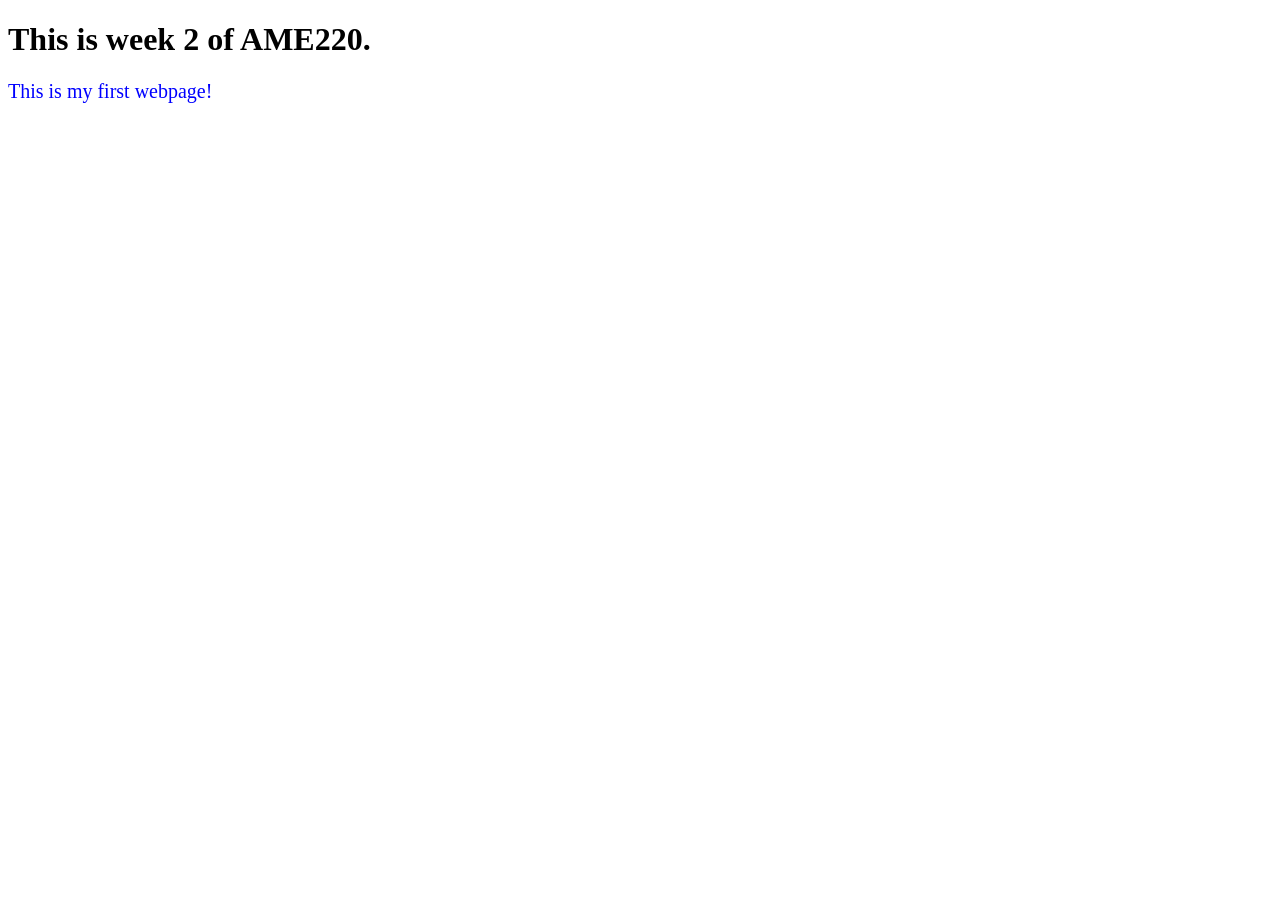
<file: Week2/index.html>
<!DOCTYPE html>
<html>
    <head>
        <title>
            Week 2
        </title>
    </head>
    <body>
        <h1>
            This is week 2 of AME220.
        </h1>
        <p style="color:blue; font-size: 20px">
            This is my first webpage!
        </p>
    </body>
</html>
</file>
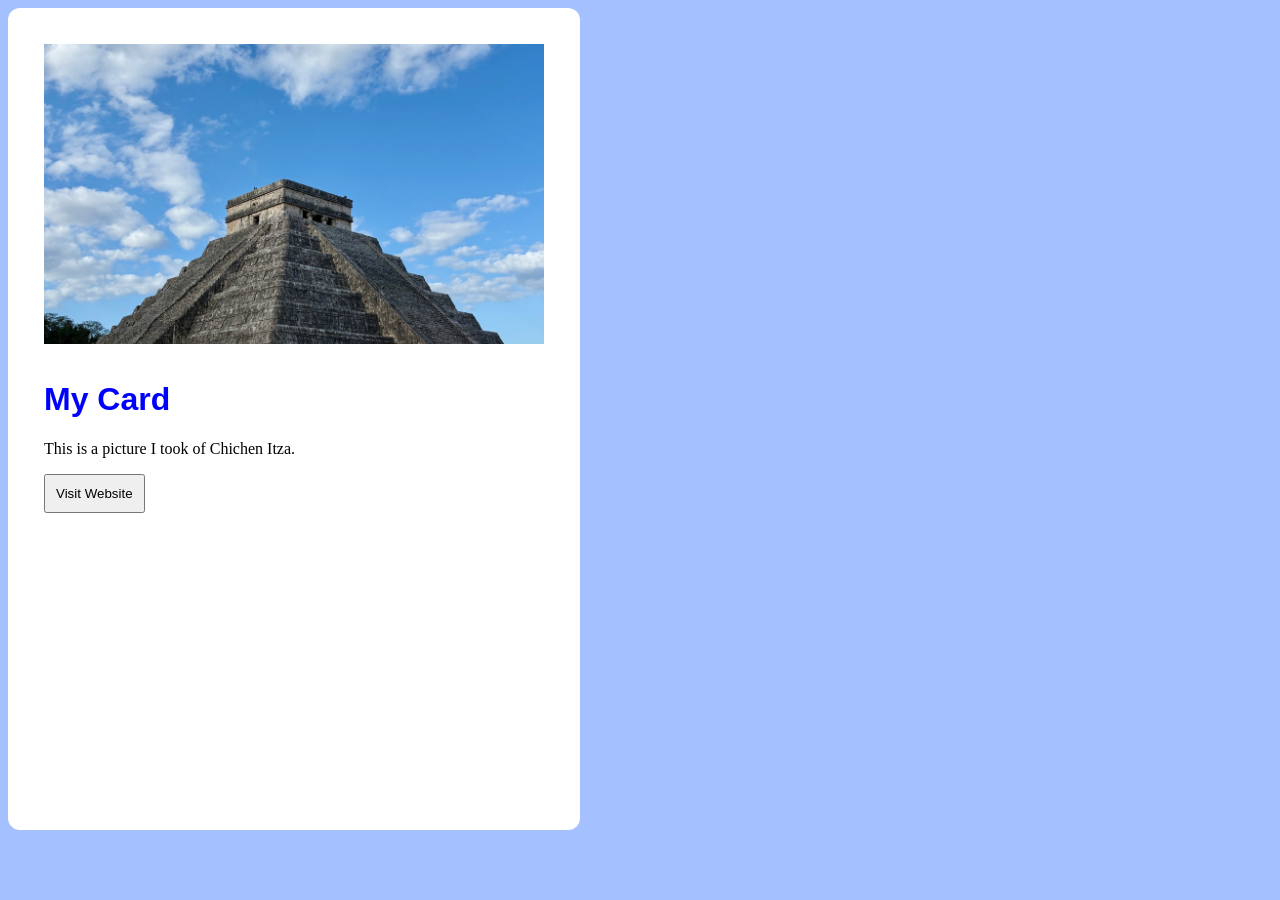
<file: Week3/index.html>
<!DOCTYPE html>
<html>
<head>
    <title>Week 3 Assignment</title>
    <link rel="stylesheet" href="style.css">
</head>

<body>

    <div class="card">

        <img src="assets/pyramid.jpeg" alt="image">

        <h1>My Card</h1>

        <p>
            This is a picture I took of Chichen Itza.
        </p>

        <a href="https://en.wikipedia.org/wiki/Chichen_Itza" target="_blank">
            <button>Visit Website</button>
        </a>

    </div>

</body>
</html>
</file>
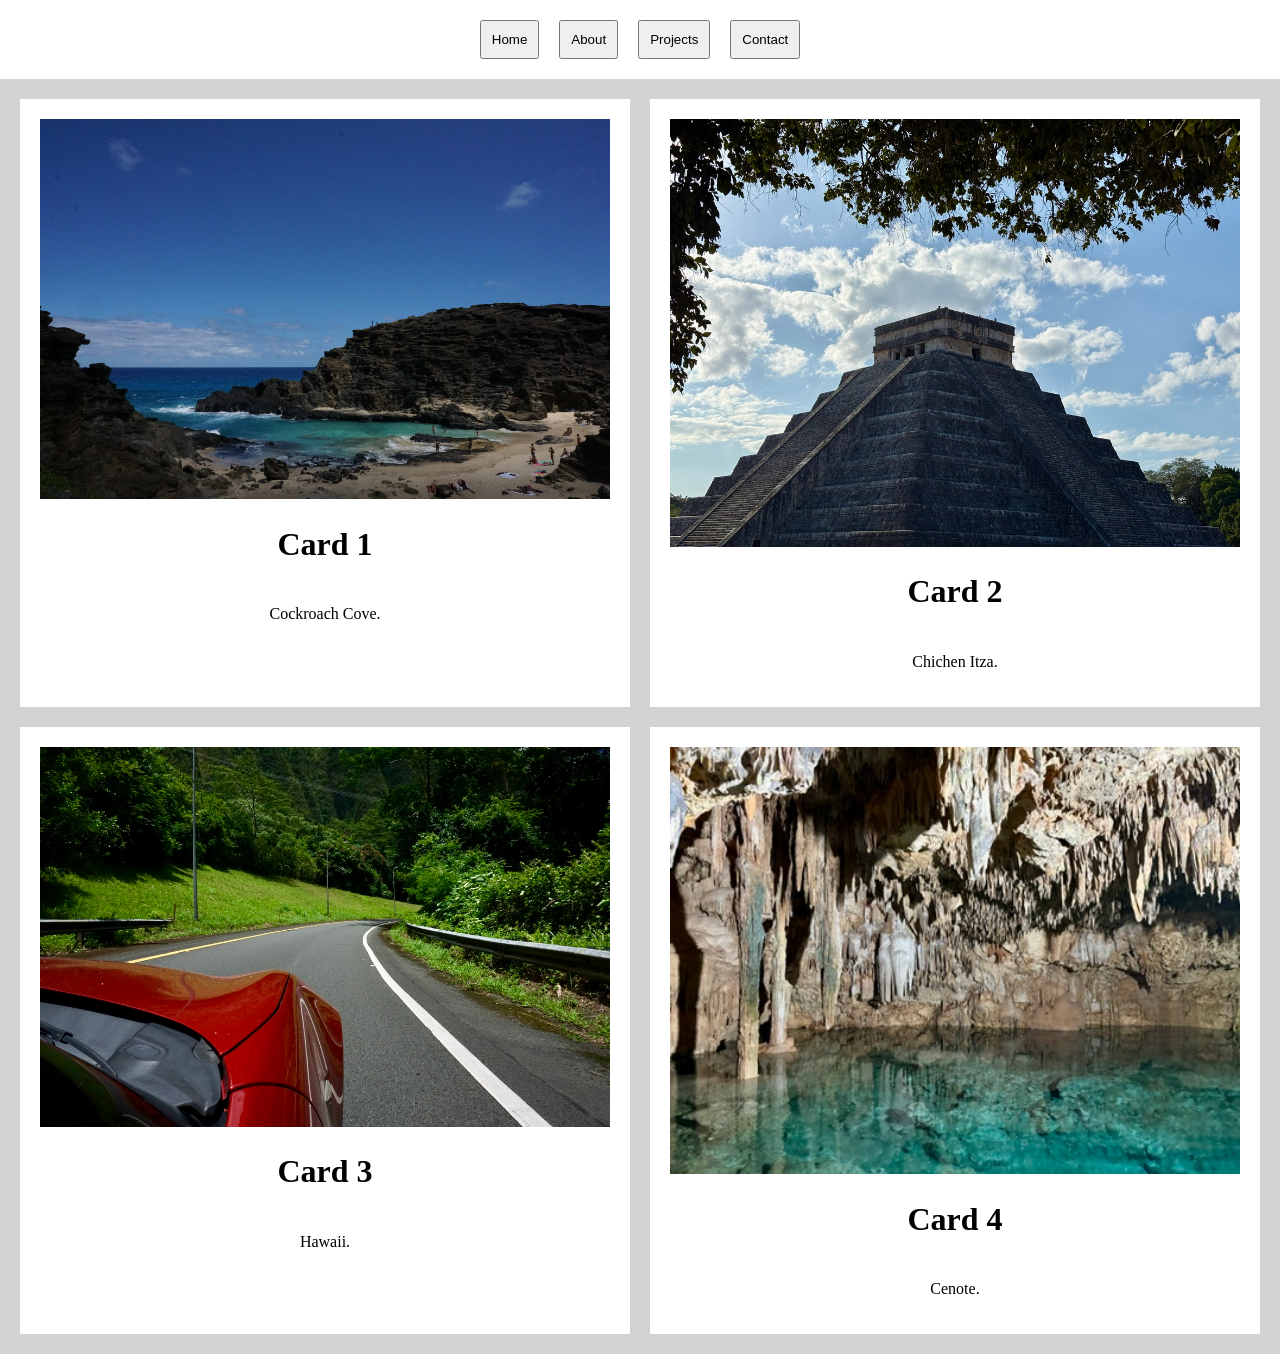
<file: Week4/index.html>
<!DOCTYPE html>
<html>
<head>
    <title>Week 4</title>
    <link rel="stylesheet" href="style.css">
</head>

<body>

    <div class="navbar">
        <button>Home</button>
        <button>About</button>
        <button>Projects</button>
        <button>Contact</button>
    </div>

    <div class="grid">

        <div class="card">
            <img src="assets/card1.jpeg" alt="image">
            <h2>Card 1</h2>
            <p>Cockroach Cove.</p>
        </div>

        <div class="card">
            <img src="assets/card2.jpeg" alt="image">
            <h2>Card 2</h2>
            <p>Chichen Itza.</p>
        </div>

        <div class="card">
            <img src="assets/card3.jpeg" alt="image">
            <h2>Card 3</h2>
            <p>Hawaii.</p>
        </div>

        <div class="card">
            <img src="assets/card4.jpeg" alt="image">
            <h2>Card 4</h2>
            <p>Cenote.</p>
        </div>

    </div>

</body>
</html>
</file>
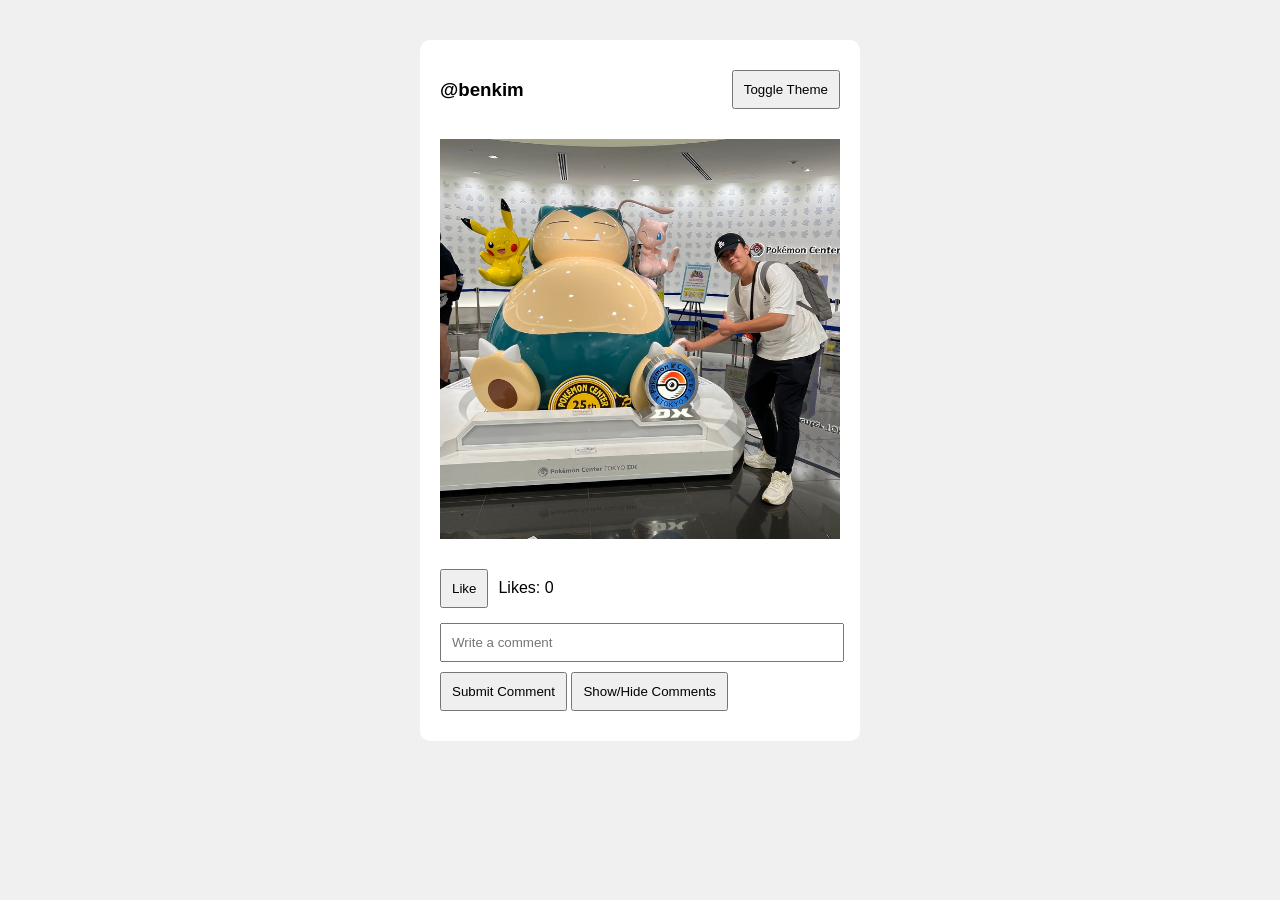
<file: Week6/index.html>
<!DOCTYPE html>
<html>
<head>
    <title>Mock Instagram</title>
    <link rel="stylesheet" href="style.css">
</head>

<body>

    <div class="page">

        <div class="post">

            <div class="top-bar">

                <div id="profileArea">
                    <h3>@benkim</h3>

                    <div id="profileCard">
                        <img src="assets/profile.jpeg" alt="profile">
                        <p>Ben Kim</p>
                        <p>Photographer and student.</p>
                    </div>
                </div>

                <button id="themeButton">Toggle Theme</button>

            </div>

            <img class="post-image" src="assets/post.jpeg" alt="post">

            <div class="buttons">

                <button id="likeButton">Like</button>
                <p id="likeCount">Likes: 0</p>

            </div>

            <div class="comment-section">

                <input type="text" id="commentInput" placeholder="Write a comment">

                <button id="commentButton">Submit Comment</button>

                <button id="toggleComments">Show/Hide Comments</button>

                <div id="comments"></div>

            </div>

        </div>

    </div>

    <script src="script.js"></script>

</body>
</html>
</file>
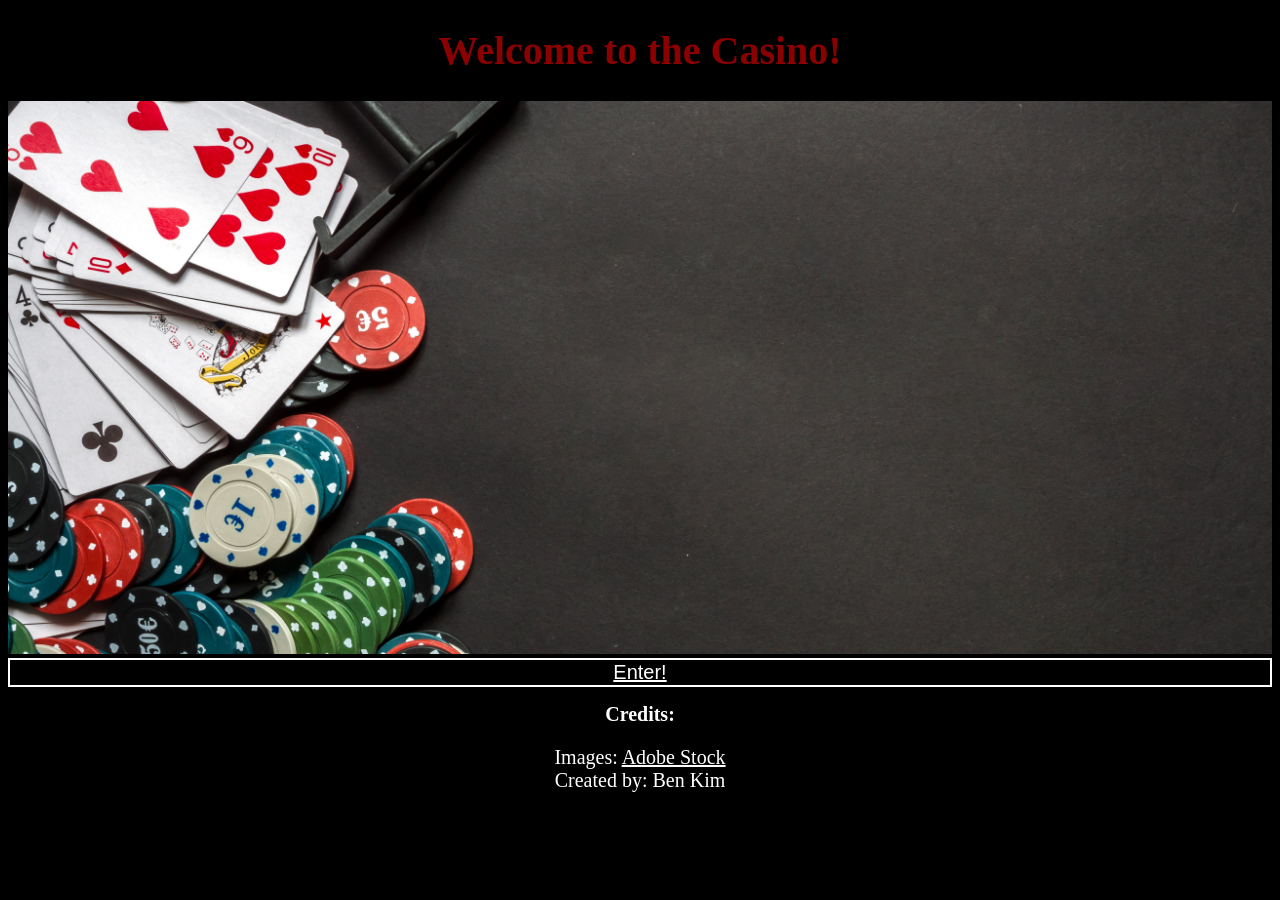
<file: Week2/ourfirstgame/index.html>
<!DOCTYPE html>
<html>
    <head>
        <title>
            The Casino
        </title>
    </head>
    <body style="background-color: black">

        <h1 id="casino-title" style="color:darkred; font-size: 40px; text-align: center">
            Welcome to the Casino!
        </h1>

        <img src="./assets/casino.jpeg" width="100%" height="auto">
        </img>

        <button style="background-color:transparent; color: white; font-size: 20px; border: 2px solid white; width: 100%"><a href="./game.html" style="color:white">
            Enter!
        </a>
        </button>

        <h2 style="color:white; font-size: 20px; text-align:center">
            Credits:
        </h2>
        <p style="color:white; font-size: 20px; text-align:center">
            Images: <a href="https://stock.adobe.com" style="color:white">Adobe Stock</a>
            <br>
            Created by: Ben Kim
        </p>
    </body>
</html>
</file>
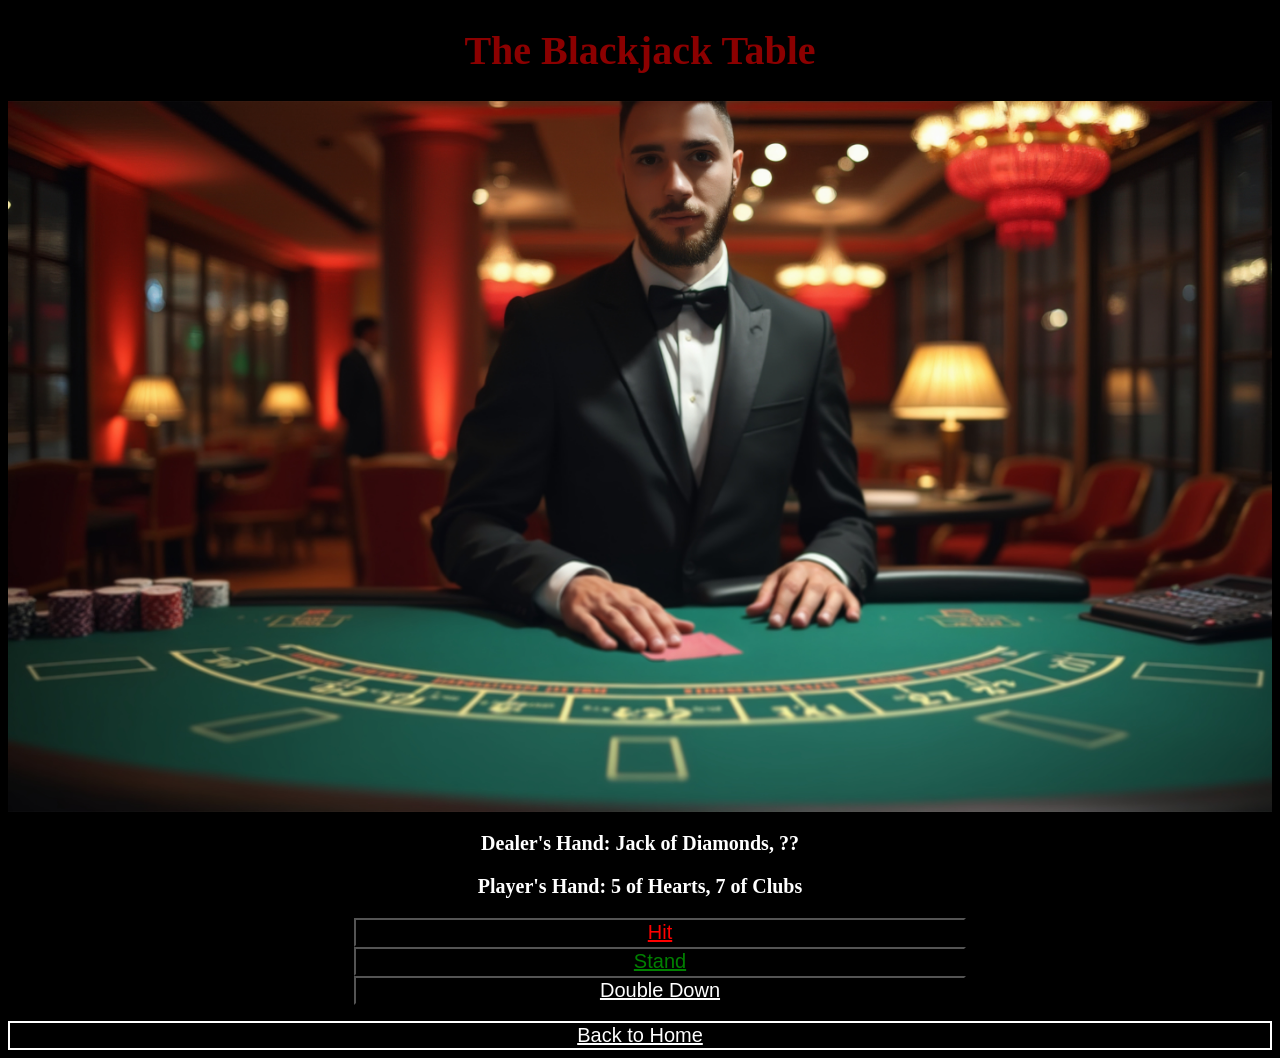
<file: Week2/ourfirstgame/game.html>
<!DOCTYPE html>
<html>
    <head>
        <title>
            Blackjack Game
        </title>
    </head>
    <body style="background-color: black">

        <h1 id="casino-title" style="color:darkred; font-size: 40px; text-align: center">
            The Blackjack Table
        </h1>

        <img src="./assets/dealer.jpeg" width="100%" height="auto">
        </img>
        
        <section>
            <h2 style="color:white; font-size: 20px; text-align:center">
                Dealer's Hand: Jack of Diamonds, ??
            </h2>

            <h3 style="color:white; font-size: 20px; text-align:center">
                Player's Hand: 5 of Hearts, 7 of Clubs
            </h3>
            <ul>
                <li>
                    <button style="background-color:transparent; color: white; font-size: 20px; width: 50%; margin-left: 25%"><a href="#" style="color:red">
                        Hit
                    </a>
                    </button>
                </li>

                <li>
                    <button style="background-color:transparent; color: white; font-size: 20px; width: 50%; margin-left: 25%"><a href="#" style="color:green">
                        Stand
                    </a>
                    </button>
                </li>

                <li>
                    <button style="background-color:transparent; color: white; font-size: 20px; width: 50%; margin-left: 25%"><a href="#" style="color:white">
                        Double Down
                    </a>
                    </button>
                </li>
            </ul>

            <button style="background-color:transparent; color: white; font-size: 20px; border: 2px solid white; width: 100%"><a href="./index.html" style="color:white">
            Back to Home
            </a>
            </button>
        </section>

    </body>
</html>
</file>
<file: Week3/style.css>
body {
    background-color: rgb(165, 192, 255);
}

.card {
    width: 500px;
    height: 750px;
    background-color: white;
    padding: 36px;
    border-radius: 12px;
}

.card img {
    width: 100%;
    height: 300px;
    object-fit: cover;
    margin-bottom: 12px;
}

.card h1 {
    font-family: Arial;
    color: blue;
}

.card p {
    font-size: 16px;
}

.card button {
    padding: 10px;
}

.card a {
    color: black;
}

.card a:hover {
    color: blue;
}

.card button:hover {
    background-color: lightgray;
}
</file>
<file: Week4/style.css>
html {
    font-size: 16px;
}

body {
    margin: 0;
    background-color: lightgray;
}

.navbar {
    position: sticky;
    top: 0;

    display: flex;
    justify-content: center;
    gap: 20px;

    background-color: white;
    padding: 20px;
}

.navbar button {
    padding: 10px;
}

.grid {
    display: grid;
    grid-template-columns: 1fr 1fr;
    gap: 20px;

    padding: 20px;
}

.card {
    display: flex;
    flex-direction: column;
    align-items: center;

    background-color: white;
    padding: 20px;

    overflow: hidden;
}

.card img {
    width: 100%;
}

.card h2 {
    font-size: 2rem;
}

.card p {
    font-size: 1rem;
}

@media screen and (max-width: 720px) {

    html {
        font-size: 12px;
    }

    .grid {
        grid-template-columns: 1fr;
    }

}
</file>
<file: Week6/style.css>
body {
    margin: 0;
    background-color: #f0f0f0;
    font-family: Arial;
}

.page {
    display: flex;
    justify-content: center;
    padding: 40px;
}

.post {
    width: 400px;
    background-color: white;
    padding: 20px;
    border-radius: 10px;
}

.top-bar {
    display: flex;
    justify-content: space-between;
    align-items: center;
}

.post-image {
    width: 100%;
    height: 400px;
    object-fit: cover;
    margin-top: 20px;
    margin-bottom: 20px;
}

.buttons {
    display: flex;
    align-items: center;
    gap: 10px;
}

button {
    padding: 10px;
    cursor: pointer;
}

input {
    width: 95%;
    padding: 10px;
    margin-top: 10px;
    margin-bottom: 10px;
}

#comments {
    margin-top: 10px;
}

.comment {
    background-color: #e6e6e6;
    padding: 10px;
    margin-bottom: 10px;
}

#profileArea {
    position: relative;
}

#profileCard {
    display: none;
    position: absolute;
    top: 30px;
    left: 0;

    width: 200px;
    background-color: white;
    border: 1px solid black;
    padding: 10px;
}

#profileCard img {
    width: 100%;
    height: 150px;
    object-fit: cover;
}
</file>
